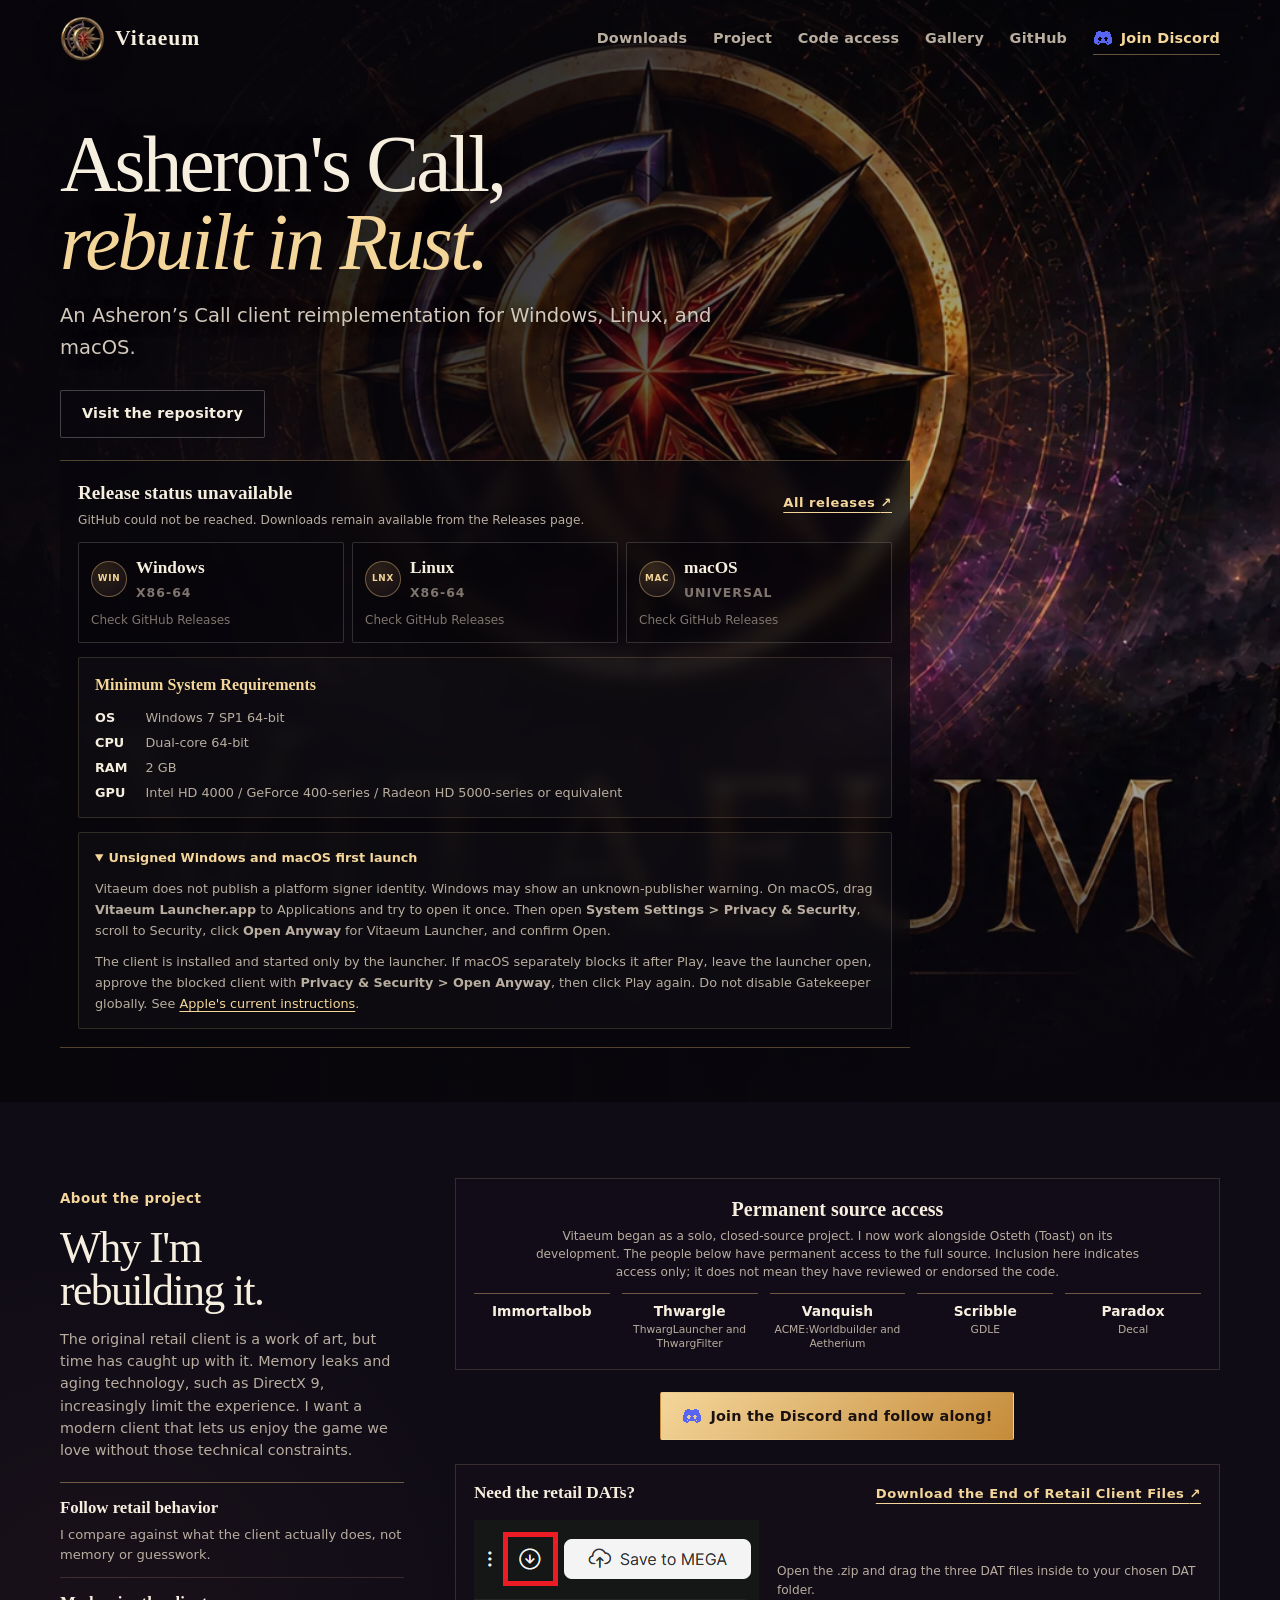
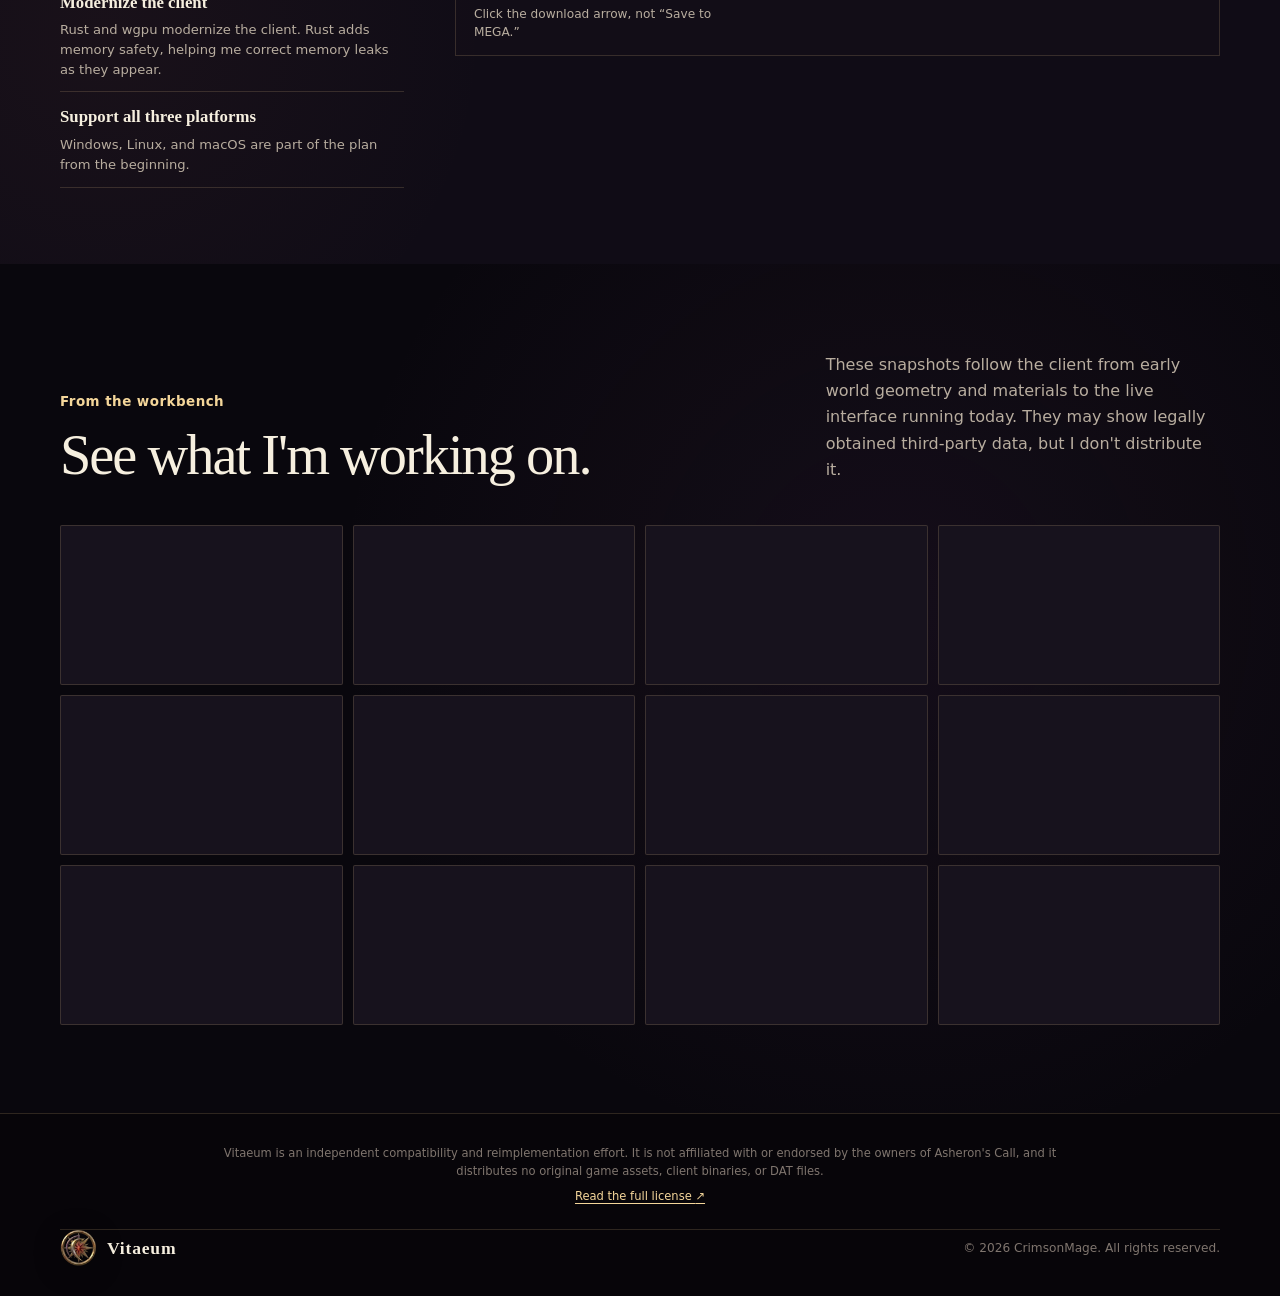
<file: docs/index.html>
<!DOCTYPE html>
<html lang="en">
  <head>
    <meta charset="utf-8">
    <meta name="viewport" content="width=device-width, initial-scale=1">
    <meta
      http-equiv="Content-Security-Policy"
      content="default-src 'self'; connect-src 'self' https://api.github.com; img-src 'self' data:; style-src 'self'; script-src 'self'; object-src 'none'; base-uri 'self'; form-action 'none'; frame-src 'none'; upgrade-insecure-requests"
    >
    <meta name="referrer" content="strict-origin-when-cross-origin">
    <meta name="theme-color" content="#100c16">
    <meta name="google-site-verification" content="g5Vi783d92NOCUjqtNnQdXstSvRWsZ0n-_yz6q8oLgg">
    <meta
      name="description"
      content="Vitaeum is a new, modern Asheron's Call client in beta for Windows and Linux x86-64 and macOS Universal, including Apple silicon (ARM64) and Intel Macs."
    >
    <meta property="og:type" content="website">
    <meta property="og:site_name" content="Vitaeum">
    <meta property="og:title" content="Vitaeum | Modern Asheron's Call Client for Mac, Linux &amp; Windows">
    <meta
      property="og:description"
      content="Vitaeum is a new, modern Asheron's Call client in beta for Windows and Linux x86-64 and macOS Universal, including Apple silicon (ARM64) and Intel Macs."
    >
    <meta
      property="og:image"
      content="https://crimsonmage.github.io/Vitaeum_AC/assets/vitaeum-thumbnail.jpg?v=3"
    >
    <meta property="og:image:width" content="1731">
    <meta property="og:image:height" content="908">
    <meta property="og:image:alt" content="The Vitaeum celestial emblem and wordmark">
    <meta property="og:url" content="https://crimsonmage.github.io/Vitaeum_AC/">
    <meta name="twitter:card" content="summary_large_image">
    <meta name="twitter:title" content="Vitaeum | Modern Asheron's Call Client for Mac, Linux &amp; Windows">
    <meta
      name="twitter:description"
      content="Vitaeum is a new, modern Asheron's Call client in beta for Windows and Linux x86-64 and macOS Universal, including Apple silicon (ARM64) and Intel Macs."
    >
    <meta
      name="twitter:image"
      content="https://crimsonmage.github.io/Vitaeum_AC/assets/vitaeum-thumbnail.jpg?v=3"
    >
    <link rel="canonical" href="https://crimsonmage.github.io/Vitaeum_AC/">
    <link rel="icon" href="assets/vitaeum.ico" sizes="any">
    <link rel="manifest" href="site.webmanifest">
    <link rel="preload" href="assets/vitaeum-splash.webp" as="image" type="image/webp" fetchpriority="high">
    <link rel="stylesheet" href="styles.css">
    <title>Vitaeum | Modern Asheron's Call Client for Mac, Linux &amp; Windows</title>
    <script type="module" src="app.mjs"></script>
  </head>
  <body>
    <a class="skip-link" href="#main-content">Skip to main content</a>

    <header class="site-header" data-site-header>
      <div class="shell header-inner">
        <a class="brand" href="#top" aria-label="Vitaeum home">
          <img src="assets/vitaeum-logo-128.webp" width="44" height="44" alt="">
          <span>Vitaeum</span>
        </a>

        <button
          class="nav-toggle"
          type="button"
          aria-expanded="false"
          aria-controls="site-navigation"
          data-nav-toggle
        >
          <span class="sr-only">Toggle navigation</span>
          <span aria-hidden="true"></span>
          <span aria-hidden="true"></span>
          <span aria-hidden="true"></span>
        </button>

        <nav id="site-navigation" class="site-nav" aria-label="Primary" data-navigation>
          <a href="#downloads">Downloads</a>
          <a href="#project">Project</a>
          <a href="#code-access">Code access</a>
          <a href="#gallery">Gallery</a>
          <a href="https://github.com/CrimsonMage/Vitaeum_AC">GitHub</a>
          <a class="nav-discord discord-link" href="https://discord.gg/VpnYCsGZr6">
            <img class="discord-mark" src="assets/discord-mark.png" width="20" height="20" alt="">
            Join Discord
          </a>
        </nav>
      </div>
    </header>

    <main id="main-content">
      <section id="top" class="hero" aria-labelledby="hero-title">
        <div class="hero-art" aria-hidden="true"></div>
        <div class="hero-vignette" aria-hidden="true"></div>
        <div class="shell hero-content">
          <h1 id="hero-title">Asheron's Call,<br><span>rebuilt in Rust.</span></h1>
          <p class="hero-summary">
            An Asheron’s Call client reimplementation for Windows, Linux, and macOS.
          </p>
          <div class="hero-actions">
            <a class="button button-secondary" href="https://github.com/CrimsonMage/Vitaeum_AC">
              Visit the repository
            </a>
          </div>

          <section id="downloads" class="hero-downloads" aria-label="Vitaeum downloads" aria-live="polite" aria-busy="true" data-release-panel>
            <div class="hero-release-heading">
              <div>
                <div class="release-title-line">
                  <h2 data-release-title>Checking for releases…</h2>
                  <span class="release-badge" data-release-badge hidden>Preview</span>
                </div>
                <p data-release-meta>Connecting to GitHub Releases.</p>
              </div>
              <a
                class="text-link"
                href="https://github.com/CrimsonMage/Vitaeum_AC/releases"
                data-release-page-link
              >
                All releases <span aria-hidden="true">↗</span>
              </a>
            </div>

            <div class="download-grid">
              <article class="download-card" data-platform-card="windows">
                <div class="download-card-heading">
                  <span class="platform-mark small" aria-hidden="true">WIN</span>
                  <div><h4>Windows</h4><p>x86-64</p></div>
                </div>
                <div class="asset-list" data-platform-assets="windows">
                  <p class="asset-state">Checking…</p>
                </div>
              </article>
              <article class="download-card" data-platform-card="linux">
                <div class="download-card-heading">
                  <span class="platform-mark small" aria-hidden="true">LNX</span>
                  <div><h4>Linux</h4><p>x86-64</p></div>
                </div>
                <div class="asset-list" data-platform-assets="linux">
                  <p class="asset-state">Checking…</p>
                </div>
              </article>
              <article class="download-card" data-platform-card="macos">
                <div class="download-card-heading">
                  <span class="platform-mark small" aria-hidden="true">MAC</span>
                  <div><h4>macOS</h4><p>Universal</p></div>
                </div>
                <div class="asset-list" data-platform-assets="macos">
                  <p class="asset-state">Checking…</p>
                </div>
              </article>
            </div>

            <section class="minimum-requirements" aria-labelledby="minimum-requirements-title">
              <h3 id="minimum-requirements-title">Minimum System Requirements</h3>
              <dl>
                <dt>OS</dt><dd>Windows 7 SP1 64-bit</dd>
                <dt>CPU</dt><dd>Dual-core 64-bit</dd>
                <dt>RAM</dt><dd>2 GB</dd>
                <dt>GPU</dt><dd>Intel HD 4000 / GeForce 400-series / Radeon HD 5000-series or equivalent</dd>
              </dl>
            </section>

            <details class="platform-instructions" open>
              <summary>Unsigned Windows and macOS first launch</summary>
              <p>
                Vitaeum does not publish a platform signer identity. Windows may show an
                unknown-publisher warning. On macOS, drag <strong>Vitaeum Launcher.app</strong> to
                Applications and try to open it once. Then open
                <strong>System Settings &gt; Privacy &amp; Security</strong>, scroll to Security, click
                <strong>Open Anyway</strong> for Vitaeum Launcher, and confirm Open.
              </p>
              <p>
                The client is installed and started only by the launcher. If macOS separately
                blocks it after Play, leave the launcher open, approve the blocked client with
                <strong>Privacy &amp; Security &gt; Open Anyway</strong>, then click Play again. Do not
                disable Gatekeeper globally. See
                <a href="https://support.apple.com/102445">Apple's current instructions</a>.
              </p>
            </details>

            <div class="other-downloads" data-other-downloads hidden>
              <h4>Other downloads</h4>
              <div class="asset-list compact" data-other-assets></div>
            </div>

            <noscript>
              <p class="noscript-note">
                JavaScript is disabled, so live release details cannot be shown.
                <a href="https://github.com/CrimsonMage/Vitaeum_AC/releases">Browse releases on GitHub.</a>
              </p>
            </noscript>
          </section>
        </div>
      </section>

      <div class="overview-section">
        <div class="shell overview-layout">
          <section id="project" class="project-compact" aria-labelledby="project-title">
            <div class="project-intro">
              <p class="eyebrow">About the project</p>
              <h2 id="project-title">Why I'm rebuilding it.</h2>
              <p>
                The original retail client is a work of art, but time has
                caught up with it. Memory leaks and aging technology, such as
                DirectX 9, increasingly limit the experience. I want a modern
                client that lets us enjoy the game we love without those
                technical constraints.
              </p>
            </div>

            <div class="project-notes" aria-label="Project priorities">
              <article>
                <h3>Follow retail behavior</h3>
                <p>I compare against what the client actually does, not memory or guesswork.</p>
              </article>
              <article>
                <h3>Modernize the client</h3>
                <p>Rust and wgpu modernize the client. Rust adds memory safety, helping me correct memory leaks as they appear.</p>
              </article>
              <article>
                <h3>Support all three platforms</h3>
                <p>Windows, Linux, and macOS are part of the plan from the beginning.</p>
              </article>
            </div>
          </section>

          <div class="support-column">
            <section id="code-access" class="access-compact" aria-labelledby="access-title">
              <div class="access-compact-heading">
                <h2 id="access-title">Permanent source access</h2>
                <p>
                  Vitaeum began as a solo, closed-source project. I now work
                  alongside Osteth (Toast) on its development. The people below
                  have permanent access to the full source. Inclusion here
                  indicates access only; it does not mean they have reviewed
                  or endorsed the code.
                </p>
              </div>
              <ul class="access-list" aria-label="People with permanent access to Vitaeum's source code">
                <li><strong>Immortalbob</strong></li>
                <li>
                  <strong>Thwargle</strong>
                  <small>ThwargLauncher and ThwargFilter</small>
                </li>
                <li>
                  <strong>Vanquish</strong>
                  <small>ACME:Worldbuilder and Aetherium</small>
                </li>
                <li>
                  <strong>Scribble</strong>
                  <small>GDLE</small>
                </li>
                <li>
                  <strong>Paradox</strong>
                  <small>Decal</small>
                </li>
              </ul>
            </section>

            <a class="button button-primary overview-discord discord-link" href="https://discord.gg/VpnYCsGZr6">
              <img class="discord-mark" src="assets/discord-mark.png" width="20" height="20" alt="">
              Join the Discord and follow along!
            </a>

            <section class="retail-dat-guide" aria-labelledby="retail-dat-title">
              <div class="retail-dat-heading">
                <h3 id="retail-dat-title">Need the retail DATs?</h3>
                <a
                  class="text-link"
                  href="https://mega.nz/file/ft0kwABA#pGwWvlVR7lm0Kazx3PeYdIfjnkTuTYPq6Ws_4p1zekQ"
                  target="_blank"
                  rel="noopener noreferrer"
                >
                  Download the End of Retail Client Files <span aria-hidden="true">↗</span>
                </a>
              </div>
              <div class="retail-dat-steps">
                <figure>
                  <img
                    src="assets/retail-dat-download.png"
                    width="285"
                    height="80"
                    alt="The Mega download arrow highlighted beside the Save to MEGA button"
                  >
                  <figcaption>Click the download arrow, not “Save to MEGA.”</figcaption>
                </figure>
                <p>Open the .zip and drag the three DAT files inside to your chosen DAT folder.</p>
              </div>
            </section>
          </div>
        </div>
      </div>

      <section id="gallery" class="section gallery-section" aria-labelledby="gallery-title">
        <div class="shell">
          <div class="section-heading split-heading">
            <div>
              <p class="eyebrow">From the workbench</p>
              <h2 id="gallery-title">See what I'm working on.</h2>
            </div>
            <p>
              These snapshots follow the client from early world geometry and
              materials to the live interface running today. They may show
              legally obtained third-party data, but I don't distribute it.
            </p>
          </div>

          <div class="gallery-grid" data-gallery-grid aria-live="polite">
            <div class="gallery-empty" data-gallery-empty>
              <div class="gallery-empty-art" aria-hidden="true">
                <span></span><span></span><span></span>
              </div>
              <div>
                <h3>Gallery coming soon</h3>
                <p>Development captures are being prepared.</p>
              </div>
            </div>
          </div>
        </div>
      </section>

    </main>

    <footer class="site-footer">
      <div id="legal" class="shell legal-note">
        <p>
          Vitaeum is an independent compatibility and reimplementation effort.
          It is not affiliated with or endorsed by the owners of Asheron's Call,
          and it distributes no original game assets, client binaries, or DAT files.
          <a href="https://github.com/CrimsonMage/Vitaeum_AC/blob/main/LICENSE.md">
            Read the full license <span aria-hidden="true">↗</span>
          </a>
        </p>
      </div>
      <div class="shell footer-inner">
        <a class="brand footer-brand" href="#top" aria-label="Vitaeum home">
          <img src="assets/vitaeum-logo-128.webp" width="36" height="36" alt="" loading="lazy">
          <span>Vitaeum</span>
        </a>
        <p>© <span data-current-year>2026</span> CrimsonMage. All rights reserved.</p>
      </div>
    </footer>

    <dialog class="gallery-dialog" data-gallery-dialog aria-label="Gallery image viewer">
      <button class="dialog-close" type="button" data-gallery-close>
        <span aria-hidden="true">×</span><span class="sr-only">Close image</span>
      </button>
      <button class="dialog-nav previous" type="button" data-gallery-previous>
        <span aria-hidden="true">‹</span><span class="sr-only">Previous image</span>
      </button>
      <figure>
        <img src="assets/vitaeum-logo-128.webp" data-gallery-dialog-image alt="">
        <figcaption data-gallery-dialog-caption hidden></figcaption>
      </figure>
      <button class="dialog-nav next" type="button" data-gallery-next>
        <span aria-hidden="true">›</span><span class="sr-only">Next image</span>
      </button>
    </dialog>
  </body>
</html>
</file>
<file: docs/styles.css>
:root {
  color-scheme: dark;
  --ink: #f6efdf;
  --ink-muted: #b8ad9f;
  --ink-faint: #7f756e;
  --night: #09070d;
  --night-soft: #100c16;
  --panel: rgba(24, 18, 30, 0.84);
  --panel-solid: #17121d;
  --line: rgba(223, 190, 135, 0.18);
  --line-bright: rgba(236, 196, 126, 0.42);
  --gold: #e3b467;
  --gold-light: #f4d69a;
  --ember: #d75b40;
  --violet: #8d6ca8;
  --shadow: 0 18px 48px rgba(0, 0, 0, 0.25);
  --shell: min(1160px, calc(100% - 40px));
  --heading: "Palatino Linotype", "Book Antiqua", Palatino, Georgia, serif;
  --body: Inter, ui-sans-serif, system-ui, -apple-system, BlinkMacSystemFont, "Segoe UI", sans-serif;
}

* {
  box-sizing: border-box;
}

html {
  scroll-behavior: smooth;
  scroll-padding-top: 88px;
  background: var(--night);
}

body {
  margin: 0;
  min-width: 320px;
  color: var(--ink);
  background:
    radial-gradient(circle at 14% 44%, rgba(114, 70, 119, 0.11), transparent 32rem),
    var(--night);
  font-family: var(--body);
  font-size: 16px;
  line-height: 1.65;
  -webkit-font-smoothing: antialiased;
}

body::before {
  position: fixed;
  inset: 0;
  z-index: -1;
  content: "";
  pointer-events: none;
  opacity: 0.22;
  background-image: url("data:image/svg+xml,%3Csvg viewBox='0 0 180 180' xmlns='http://www.w3.org/2000/svg'%3E%3Cfilter id='n'%3E%3CfeTurbulence type='fractalNoise' baseFrequency='.9' numOctaves='2' stitchTiles='stitch'/%3E%3C/filter%3E%3Crect width='100%25' height='100%25' filter='url(%23n)' opacity='.12'/%3E%3C/svg%3E");
}

img {
  display: block;
  max-width: 100%;
}

a {
  color: inherit;
}

button,
a {
  -webkit-tap-highlight-color: transparent;
}

button {
  font: inherit;
}

:focus-visible {
  outline: 3px solid var(--gold-light);
  outline-offset: 4px;
}

.shell {
  width: var(--shell);
  margin-inline: auto;
}

.sr-only {
  position: absolute;
  width: 1px;
  height: 1px;
  padding: 0;
  margin: -1px;
  overflow: hidden;
  clip: rect(0, 0, 0, 0);
  white-space: nowrap;
  border: 0;
}

.skip-link {
  position: fixed;
  top: 12px;
  left: 12px;
  z-index: 100;
  padding: 10px 16px;
  color: var(--night);
  background: var(--gold-light);
  border-radius: 8px;
  font-weight: 700;
  transform: translateY(-150%);
  transition: transform 150ms ease;
}

.skip-link:focus {
  transform: translateY(0);
}

.site-header {
  position: fixed;
  inset: 0 0 auto;
  z-index: 30;
  border-bottom: 1px solid transparent;
  transition: background-color 200ms ease, border-color 200ms ease, backdrop-filter 200ms ease;
}

.site-header.is-scrolled,
.site-header.is-open {
  background: rgba(9, 7, 13, 0.9);
  border-bottom-color: var(--line);
  backdrop-filter: blur(18px);
}

.header-inner {
  display: flex;
  min-height: 78px;
  align-items: center;
  justify-content: space-between;
  gap: 30px;
}

.brand {
  display: inline-flex;
  align-items: center;
  gap: 11px;
  color: var(--ink);
  font-family: var(--heading);
  font-size: 1.35rem;
  font-weight: 700;
  letter-spacing: 0.045em;
  text-decoration: none;
}

.brand img {
  filter: drop-shadow(0 5px 14px rgba(0, 0, 0, 0.45));
}

.site-nav {
  display: flex;
  align-items: center;
  gap: clamp(17px, 2vw, 30px);
}

.site-nav a {
  position: relative;
  color: var(--ink-muted);
  font-size: 0.9rem;
  font-weight: 600;
  letter-spacing: 0.015em;
  text-decoration: none;
  transition: color 160ms ease;
}

.site-nav a:not(.nav-discord)::after {
  position: absolute;
  right: 0;
  bottom: -7px;
  left: 0;
  height: 1px;
  content: "";
  background: var(--gold);
  transform: scaleX(0);
  transition: transform 160ms ease;
}

.site-nav a:hover,
.site-nav a:focus-visible {
  color: var(--ink);
}

.site-nav a:hover::after,
.site-nav a:focus-visible::after {
  transform: scaleX(1);
}

.site-nav .nav-discord {
  display: inline-flex;
  padding: 4px 0;
  align-items: center;
  color: var(--gold-light);
  border-bottom: 1px solid var(--line-bright);
}

.discord-link {
  gap: 8px;
}

.discord-mark {
  width: 20px;
  height: 20px;
  flex: 0 0 auto;
  image-rendering: pixelated;
}

.nav-toggle {
  display: none;
  width: 44px;
  height: 44px;
  padding: 10px;
  color: var(--ink);
  background: transparent;
  border: 1px solid var(--line);
  border-radius: 9px;
}

.nav-toggle > span[aria-hidden] {
  display: block;
  width: 100%;
  height: 1px;
  margin-block: 5px;
  background: currentColor;
  transition: transform 160ms ease, opacity 160ms ease;
}

.hero {
  position: relative;
  display: grid;
  min-height: 790px;
  overflow: hidden;
  align-items: start;
  isolation: isolate;
}

.hero-art,
.hero-vignette {
  position: absolute;
  inset: 0;
}

.hero-art {
  z-index: -3;
  background-image: url("assets/vitaeum-splash.webp");
  background-position: center 38%;
  background-size: cover;
  transform: scale(1.015);
}

.hero-vignette {
  z-index: -2;
  background:
    linear-gradient(90deg, rgba(8, 6, 11, 0.94) 0%, rgba(8, 6, 11, 0.67) 43%, rgba(8, 6, 11, 0.12) 73%),
    linear-gradient(0deg, var(--night) 0%, rgba(9, 7, 13, 0.05) 39%, rgba(9, 7, 13, 0.5) 100%);
}

.hero-content {
  padding-block: 126px 54px;
}

.eyebrow {
  display: flex;
  margin: 0 0 15px;
  align-items: center;
  gap: 9px;
  color: var(--gold-light);
  font-size: 0.84rem;
  font-weight: 700;
  letter-spacing: 0.035em;
}

.hero h1,
.section-heading h2 {
  margin: 0;
  font-family: var(--heading);
  font-weight: 500;
  letter-spacing: -0.035em;
  line-height: 0.98;
  text-wrap: balance;
}

.hero h1 {
  max-width: 720px;
  font-size: clamp(3rem, 6.2vw, 5.4rem);
  text-shadow: 0 4px 32px rgba(0, 0, 0, 0.65);
}

.hero h1 span {
  color: var(--gold-light);
  font-style: italic;
}

.hero-summary {
  max-width: 660px;
  margin: 18px 0 0;
  color: #d2c8bc;
  font-size: clamp(1rem, 1.6vw, 1.22rem);
  text-shadow: 0 2px 14px rgba(0, 0, 0, 0.8);
}

.hero-actions {
  display: flex;
  margin-top: 26px;
  flex-wrap: wrap;
  gap: 13px;
}

.hero-downloads {
  max-width: 850px;
  padding: 16px 18px 18px;
  margin-top: 22px;
  background: rgba(9, 7, 13, 0.74);
  border-block: 1px solid rgba(236, 196, 126, 0.32);
  backdrop-filter: blur(8px);
}

.hero-release-heading {
  display: flex;
  align-items: center;
  justify-content: space-between;
  gap: 24px;
}

.hero-release-heading > .text-link {
  white-space: nowrap;
}

.hero-release-heading .release-title-line {
  margin-top: 0;
}

.hero-release-heading h2 {
  margin: 0;
  font-family: var(--heading);
  font-size: 1.2rem;
  font-weight: 700;
}

.hero-release-heading p {
  margin: 1px 0 0;
  color: var(--ink-muted);
  font-size: 0.76rem;
}

.hero-downloads .download-grid {
  margin-top: 12px;
  gap: 8px;
}

.hero-downloads .download-card {
  padding: 11px 12px;
  background: rgba(7, 5, 10, 0.28);
  border-color: rgba(255, 255, 255, 0.16);
}

.hero-downloads .download-card-heading {
  gap: 9px;
}

.hero-downloads .platform-mark.small {
  width: 36px;
  height: 36px;
}

.hero-downloads .download-card h4 {
  font-size: 1.08rem;
}

.hero-downloads .asset-list {
  margin-top: 7px;
}

.button {
  display: inline-flex;
  min-height: 48px;
  padding: 11px 21px;
  align-items: center;
  justify-content: center;
  border: 1px solid transparent;
  border-radius: 2px;
  font-size: 0.9rem;
  font-weight: 700;
  letter-spacing: 0.015em;
  text-decoration: none;
  transition: transform 160ms ease, background-color 160ms ease, border-color 160ms ease;
}

.button:hover {
  transform: translateY(-2px);
}

.button-primary {
  color: #1a1110;
  background: linear-gradient(135deg, var(--gold-light), #c58b3a);
}

.button-primary:hover {
  background: linear-gradient(135deg, #ffe5aa, #d59b46);
}

.button-secondary {
  color: var(--ink);
  background: rgba(12, 9, 15, 0.48);
  border-color: rgba(255, 255, 255, 0.24);
  backdrop-filter: blur(8px);
}

.button-secondary:hover {
  border-color: var(--line-bright);
}

.section {
  position: relative;
  padding-block: clamp(76px, 9vw, 116px);
}

.section-heading h2,
.project-intro h2 {
  font-size: clamp(2.35rem, 4.4vw, 4rem);
}

.split-heading {
  display: grid;
  align-items: end;
  grid-template-columns: minmax(0, 1.2fr) minmax(280px, 0.7fr);
  gap: clamp(35px, 7vw, 100px);
}

.split-heading > p {
  margin: 0;
  color: var(--ink-muted);
}

.overview-section {
  padding-block: clamp(52px, 6vw, 76px);
  background:
    radial-gradient(circle at 8% 70%, rgba(147, 83, 71, 0.07), transparent 24rem),
    var(--night-soft);
}

.overview-layout {
  display: grid;
  grid-template-columns: minmax(250px, 0.62fr) minmax(0, 1.38fr);
  align-items: start;
  gap: clamp(28px, 4vw, 52px);
}

.project-compact {
  padding-top: 10px;
}

.project-intro h2 {
  max-width: 390px;
  margin: 0;
  font-family: var(--heading);
  font-size: clamp(2.2rem, 3.4vw, 3.15rem);
  font-weight: 500;
  letter-spacing: -0.035em;
  line-height: 1;
  text-wrap: balance;
}

.project-intro > p:last-child {
  max-width: 390px;
  margin: 15px 0 0;
  color: var(--ink-muted);
  font-size: 0.9rem;
  line-height: 1.55;
}

.project-notes {
  margin-top: 20px;
  border-top: 1px solid var(--line-bright);
}

.project-notes article {
  padding: 11px 0 12px;
  border-bottom: 1px solid var(--line);
}

.project-notes h3 {
  margin: 0 0 4px;
  font-family: var(--heading);
  font-size: 1.05rem;
  font-weight: 600;
}

.project-notes p {
  margin: 0;
  color: var(--ink-muted);
  font-size: 0.82rem;
  line-height: 1.5;
}

.support-column {
  display: flex;
  min-width: 0;
  align-items: center;
  flex-direction: column;
}

.access-compact {
  width: 100%;
  padding: 18px;
  margin: 0;
  background: rgba(20, 15, 25, 0.38);
  border: 1px solid var(--line);
}

.access-compact-heading {
  text-align: center;
}

.access-compact-heading h2 {
  margin: 0;
  font-family: var(--heading);
  font-size: 1.25rem;
  font-weight: 700;
  line-height: 1.2;
}

.access-compact-heading p {
  max-width: 610px;
  margin: 7px auto 0;
  color: var(--ink-muted);
  font-size: 0.76rem;
  line-height: 1.45;
}

.access-list {
  display: grid;
  padding: 0;
  margin: 12px 0 0;
  grid-template-columns: repeat(5, minmax(0, 1fr));
  gap: 12px;
  list-style: none;
}

.access-list li {
  display: flex;
  min-width: 0;
  padding-top: 9px;
  align-items: center;
  flex-direction: column;
  gap: 2px;
  border-top: 1px solid var(--line-bright);
  text-align: center;
}

.access-list strong {
  color: var(--ink);
  font-size: 0.86rem;
  line-height: 1.25;
}

.access-list small {
  color: var(--ink-muted);
  font-size: 0.67rem;
  line-height: 1.35;
}

.overview-discord {
  display: flex;
  width: fit-content;
  margin: 22px auto 0;
}

.support-column .retail-dat-guide {
  width: 100%;
  margin-top: 24px;
}

.platform-mark {
  display: inline-grid;
  width: 52px;
  height: 52px;
  flex: 0 0 auto;
  place-items: center;
  color: var(--gold-light);
  background: radial-gradient(circle at 35% 30%, rgba(214, 164, 88, 0.18), rgba(72, 45, 78, 0.16));
  border: 1px solid var(--line-bright);
  border-radius: 50%;
  font-size: 0.63rem;
  font-weight: 900;
  letter-spacing: 0.08em;
}

.platform-mark.small {
  width: 43px;
  height: 43px;
  font-size: 0.55rem;
}

.download-card h4 {
  margin: 0;
  font-family: var(--heading);
  font-size: 1.34rem;
  font-weight: 600;
}

.download-card-heading p {
  margin: 1px 0 0;
  color: var(--ink-faint);
  font-size: 0.78rem;
  font-weight: 700;
  letter-spacing: 0.08em;
  text-transform: uppercase;
}

.release-title-line {
  display: flex;
  margin-top: 12px;
  align-items: center;
  flex-wrap: wrap;
  gap: 11px;
}

.release-badge {
  padding: 4px 8px;
  color: var(--gold-light);
  background: rgba(205, 143, 70, 0.12);
  border: 1px solid var(--line-bright);
  border-radius: 2px;
  font-size: 0.65rem;
  font-weight: 900;
  letter-spacing: 0.08em;
  text-transform: uppercase;
}

.text-link {
  color: var(--gold-light);
  font-size: 0.82rem;
  font-weight: 800;
  letter-spacing: 0.04em;
  text-underline-offset: 5px;
}

.download-grid {
  display: grid;
  margin-top: 18px;
  grid-template-columns: repeat(3, minmax(0, 1fr));
  gap: 14px;
}

.download-card {
  min-width: 0;
  padding: 17px;
  background: transparent;
  border: 1px solid var(--line);
  border-radius: 2px;
}

.download-card.has-assets {
  border-color: var(--line-bright);
}

.download-card-heading {
  display: flex;
  align-items: center;
  gap: 13px;
}

.asset-list {
  display: grid;
  margin-top: 12px;
  gap: 8px;
}

.asset-link {
  display: flex;
  min-width: 0;
  padding: 10px 12px;
  align-items: center;
  justify-content: space-between;
  gap: 12px;
  color: var(--ink);
  background: rgba(255, 255, 255, 0.035);
  border: 1px solid transparent;
  border-radius: 2px;
  font-size: 0.78rem;
  text-decoration: none;
  transition: border-color 150ms ease, background-color 150ms ease;
}

.asset-link:hover {
  background: rgba(255, 255, 255, 0.06);
  border-color: var(--line-bright);
}

.asset-name {
  overflow: hidden;
  font-weight: 700;
  text-overflow: ellipsis;
  white-space: nowrap;
}

.asset-size,
.asset-state {
  color: var(--ink-faint);
  font-size: 0.75rem;
}

.asset-state {
  margin: 0;
}

.minimum-requirements {
  padding: 14px 16px;
  margin-top: 14px;
  background: rgba(255, 255, 255, 0.025);
  border: 1px solid var(--line);
  border-radius: 2px;
}

.minimum-requirements h3 {
  margin: 0;
  color: var(--gold-light);
  font-family: var(--heading);
  font-size: 1rem;
}

.minimum-requirements dl {
  display: grid;
  margin: 10px 0 0;
  grid-template-columns: max-content minmax(0, 1fr);
  column-gap: 18px;
  row-gap: 6px;
  font-size: 0.8rem;
  line-height: 1.5;
}

.minimum-requirements dt {
  color: var(--ink);
  font-weight: 800;
}

.minimum-requirements dd {
  margin: 0;
  color: var(--ink-muted);
}

.platform-instructions {
  padding: 14px 16px;
  margin-top: 14px;
  color: var(--ink-muted);
  background: rgba(255, 255, 255, 0.025);
  border: 1px solid var(--line);
  border-radius: 2px;
  font-size: 0.8rem;
  line-height: 1.65;
}

.platform-instructions summary {
  color: var(--gold-light);
  cursor: pointer;
  font-weight: 800;
}

.platform-instructions p {
  margin: 10px 0 0;
}

.platform-instructions a {
  color: var(--gold-light);
  text-underline-offset: 3px;
}

.other-downloads {
  padding-top: 24px;
  margin-top: 24px;
  border-top: 1px solid var(--line);
}

.other-downloads h4 {
  margin: 0;
  font-family: var(--heading);
  font-size: 1.15rem;
}

.asset-list.compact {
  display: flex;
  margin-top: 12px;
  flex-wrap: wrap;
}

.asset-list.compact .asset-link {
  max-width: 100%;
}

.noscript-note {
  padding: 15px;
  margin: 22px 0 0;
  color: var(--ink-muted);
  background: rgba(215, 91, 64, 0.08);
  border: 1px solid rgba(215, 91, 64, 0.2);
  border-radius: 8px;
}

.retail-dat-guide {
  padding: 14px 18px;
  margin-top: 10px;
  background: rgba(20, 15, 25, 0.55);
  border: 1px solid var(--line);
}

.retail-dat-heading {
  display: grid;
  grid-template-columns: auto minmax(0, 1fr);
  align-items: baseline;
  gap: 18px;
}

.retail-dat-heading h3 {
  margin: 0;
  font-family: var(--heading);
  font-size: 1.08rem;
  font-weight: 700;
}

.retail-dat-heading .text-link {
  justify-self: end;
  text-align: right;
}

.retail-dat-steps {
  display: grid;
  margin-top: 12px;
  grid-template-columns: minmax(200px, 285px) minmax(180px, 1fr);
  align-items: center;
  gap: 18px;
}

.retail-dat-steps figure {
  margin: 0;
}

.retail-dat-steps img {
  width: 285px;
  max-width: 100%;
  height: auto;
}

.retail-dat-steps figcaption,
.retail-dat-steps p {
  margin: 0;
  color: var(--ink-muted);
  font-size: 0.76rem;
  line-height: 1.5;
}

.retail-dat-steps figcaption {
  margin-top: 5px;
}

.gallery-section {
  padding-block: clamp(58px, 7vw, 88px);
  background:
    radial-gradient(circle at 70% 40%, rgba(126, 71, 134, 0.1), transparent 35rem),
    var(--night);
}

.gallery-grid {
  display: grid;
  margin-top: clamp(28px, 4vw, 42px);
  grid-template-columns: repeat(4, minmax(0, 1fr));
  gap: 10px;
}

.gallery-empty {
  display: grid;
  min-height: 320px;
  padding: clamp(24px, 5vw, 58px);
  grid-column: 1 / -1;
  grid-template-columns: minmax(220px, 0.7fr) minmax(280px, 1fr);
  align-items: center;
  gap: clamp(35px, 7vw, 90px);
  background: rgba(255, 255, 255, 0.018);
  border: 1px solid var(--line);
  border-radius: 15px;
}

.gallery-empty-art {
  position: relative;
  display: grid;
  min-height: 190px;
  place-items: center;
}

.gallery-empty-art::before,
.gallery-empty-art::after,
.gallery-empty-art span {
  position: absolute;
  content: "";
  border: 1px solid var(--line-bright);
  transform: rotate(45deg);
}

.gallery-empty-art::before {
  width: 145px;
  height: 145px;
  opacity: 0.32;
}

.gallery-empty-art::after {
  width: 92px;
  height: 92px;
  border-color: var(--gold);
  opacity: 0.55;
}

.gallery-empty-art span:nth-child(1) {
  width: 34px;
  height: 34px;
  background: rgba(219, 151, 66, 0.16);
  border-color: var(--gold-light);
  box-shadow: 0 0 38px rgba(215, 91, 64, 0.28);
}

.gallery-empty-art span:nth-child(2) {
  width: 175px;
  height: 1px;
  transform: rotate(0deg);
}

.gallery-empty-art span:nth-child(3) {
  width: 1px;
  height: 175px;
  transform: rotate(0deg);
}

.gallery-empty h3 {
  margin: 0;
  font-family: var(--heading);
  font-size: clamp(1.8rem, 4vw, 3rem);
  font-weight: 500;
}

.gallery-empty p {
  margin: 8px 0 0;
  color: var(--ink-muted);
}

.gallery-item {
  position: relative;
  display: block;
  padding: 0;
  overflow: hidden;
  color: var(--ink);
  background: var(--panel-solid);
  border: 1px solid var(--line);
  border-radius: 2px;
  cursor: zoom-in;
  text-align: left;
  transition: z-index 180ms step-start, border-color 180ms ease, box-shadow 180ms ease, transform 180ms ease;
}

.gallery-item:hover,
.gallery-item:focus-visible {
  z-index: 2;
  border-color: var(--line-bright);
  box-shadow: 0 16px 38px rgba(0, 0, 0, 0.45);
  transform: scale(1.055);
}

.gallery-item img {
  width: 100%;
  aspect-ratio: 16 / 9;
  object-fit: cover;
  transition: transform 240ms ease, filter 240ms ease;
}

.gallery-item:hover img {
  filter: brightness(1.1);
  transform: scale(1.035);
}

.gallery-dialog {
  width: min(1100px, calc(100% - 32px));
  max-height: calc(100svh - 32px);
  padding: 0;
  overflow: visible;
  color: var(--ink);
  background: #0a080d;
  border: 1px solid var(--line-bright);
  border-radius: 12px;
  box-shadow: var(--shadow);
}

.gallery-dialog::backdrop {
  background: rgba(3, 2, 5, 0.88);
  backdrop-filter: blur(9px);
}

.gallery-dialog figure {
  margin: 0;
}

.gallery-dialog img {
  width: 100%;
  max-height: calc(100svh - 34px);
  object-fit: contain;
  border-radius: 11px;
}

.gallery-dialog figure:has(figcaption:not([hidden])) img {
  max-height: calc(100svh - 110px);
  border-radius: 11px 11px 0 0;
}

.gallery-dialog figcaption {
  padding: 12px 18px 14px;
  color: var(--ink-muted);
  font-size: 0.92rem;
  line-height: 1.45;
}

.dialog-close,
.dialog-nav {
  position: absolute;
  z-index: 2;
  display: grid;
  place-items: center;
  color: var(--ink);
  background: rgba(8, 6, 11, 0.82);
  border: 1px solid var(--line-bright);
  border-radius: 50%;
  cursor: pointer;
}

.dialog-close {
  top: 12px;
  right: 12px;
  width: 42px;
  height: 42px;
  font-size: 1.8rem;
}

.dialog-nav {
  top: 50%;
  width: 46px;
  height: 46px;
  font-size: 2.2rem;
  transform: translateY(-50%);
}

.dialog-nav.previous {
  left: 12px;
}

.dialog-nav.next {
  right: 12px;
}

.site-footer {
  padding-block: 30px;
  background: #070509;
  border-top: 1px solid var(--line);
}

.legal-note {
  padding-bottom: 24px;
  border-bottom: 1px solid var(--line);
}

.legal-note p {
  max-width: 880px;
  margin: 0 auto;
  color: var(--ink-faint);
  font-size: 0.72rem;
  line-height: 1.6;
  text-align: center;
}

.legal-note a {
  display: block;
  width: fit-content;
  margin: 6px auto 0;
  color: var(--gold-light);
  text-underline-offset: 3px;
}

.footer-inner {
  display: flex;
  align-items: center;
  justify-content: space-between;
  gap: 30px;
}

.footer-brand {
  font-size: 1.1rem;
}

.footer-inner p {
  margin: 0;
  color: var(--ink-faint);
  font-size: 0.76rem;
}

.footer-inner p a {
  color: var(--gold-light);
  text-underline-offset: 4px;
}

.error-page {
  display: grid;
  width: min(680px, calc(100% - 40px));
  min-height: 100svh;
  padding-block: 60px;
  margin-inline: auto;
  place-content: center;
  justify-items: center;
  text-align: center;
}

.error-page img {
  margin-bottom: 24px;
  filter: drop-shadow(0 15px 34px rgba(0, 0, 0, 0.45));
}

.error-page .eyebrow {
  justify-content: center;
}

.error-page h1 {
  margin: 0;
  font-family: var(--heading);
  font-size: clamp(2.8rem, 10vw, 5.2rem);
  font-weight: 500;
  letter-spacing: -0.035em;
  line-height: 1;
}

.error-page > p:not(.eyebrow) {
  margin: 20px 0 30px;
  color: var(--ink-muted);
}

@media (max-width: 900px) {
  .nav-toggle {
    display: block;
  }

  .site-nav {
    position: absolute;
    top: calc(100% + 1px);
    right: 0;
    left: 0;
    display: none;
    padding: 22px max(20px, calc((100% - 1160px) / 2));
    align-items: stretch;
    flex-direction: column;
    gap: 0;
    background: rgba(9, 7, 13, 0.97);
    border-bottom: 1px solid var(--line);
    box-shadow: var(--shadow);
  }

  .site-header.is-open .site-nav {
    display: flex;
  }

  .site-nav a {
    padding: 13px 0;
  }

  .site-nav .nav-discord {
    padding-inline: 13px;
    margin-top: 8px;
    justify-content: center;
    text-align: center;
  }

  .site-header.is-open .nav-toggle > span[aria-hidden]:nth-of-type(1) {
    transform: translateY(6px) rotate(45deg);
  }

  .site-header.is-open .nav-toggle > span[aria-hidden]:nth-of-type(2) {
    opacity: 0;
  }

  .site-header.is-open .nav-toggle > span[aria-hidden]:nth-of-type(3) {
    transform: translateY(-6px) rotate(-45deg);
  }

  .hero-art {
    background-position: 62% center;
  }

  .hero-vignette {
    background:
      linear-gradient(90deg, rgba(8, 6, 11, 0.92), rgba(8, 6, 11, 0.4) 80%),
      linear-gradient(0deg, var(--night), transparent 60%, rgba(9, 7, 13, 0.45));
  }

  .split-heading,
  .overview-layout {
    grid-template-columns: 1fr;
    gap: 28px;
  }

  .gallery-empty {
    grid-template-columns: 1fr;
    text-align: center;
  }

  .gallery-grid {
    grid-template-columns: repeat(3, minmax(0, 1fr));
  }

  .footer-inner {
    align-items: flex-start;
    flex-direction: column;
    gap: 12px;
  }
}

@media (max-width: 620px) {
  :root {
    --shell: min(100% - 28px, 1160px);
  }

  .header-inner {
    min-height: 68px;
  }

  .hero {
    min-height: 600px;
  }

  .hero-content {
    padding-block: 112px 48px;
  }

  .hero h1 {
    font-size: clamp(3rem, 15vw, 4.4rem);
  }

  .hero-actions,
  .hero-actions .button {
    width: 100%;
  }

  .section-heading h2,
  .project-intro h2 {
    font-size: clamp(2.5rem, 13vw, 3.5rem);
  }

  .project-intro h2 {
    max-width: 430px;
    font-size: clamp(2.3rem, 11vw, 3.2rem);
  }

  .hero-release-heading {
    position: relative;
    display: block;
    padding-right: 105px;
  }

  .hero-release-heading > .text-link {
    position: absolute;
    top: 5px;
    right: 0;
  }

  .gallery-grid {
    grid-template-columns: repeat(2, minmax(0, 1fr));
  }

  .download-grid {
    grid-template-columns: 1fr;
  }

  .download-card {
    display: grid;
    padding: 14px;
    grid-template-columns: minmax(0, 1fr) auto;
    align-items: center;
    gap: 12px;
  }

  .download-card .asset-list {
    max-width: 110px;
    margin-top: 0;
    justify-items: end;
    text-align: right;
  }

  .download-card.has-assets {
    grid-template-columns: 1fr;
  }

  .download-card.has-assets .asset-list {
    max-width: none;
    margin-top: 2px;
    justify-items: stretch;
    text-align: left;
  }

  .access-compact-heading {
    grid-template-columns: 1fr;
    gap: 5px;
  }

  .access-list {
    grid-template-columns: repeat(2, minmax(0, 1fr));
  }

  .retail-dat-heading,
  .retail-dat-steps {
    grid-template-columns: 1fr;
    gap: 8px;
  }

  .retail-dat-heading .text-link {
    justify-self: start;
    text-align: left;
  }

  .gallery-empty {
    min-height: 390px;
    padding-inline: 20px;
  }

  .dialog-nav {
    top: auto;
    bottom: 68px;
    transform: none;
  }
}

@media (prefers-reduced-motion: reduce) {
  *,
  *::before,
  *::after {
    scroll-behavior: auto !important;
    transition-duration: 0.01ms !important;
    animation-duration: 0.01ms !important;
    animation-iteration-count: 1 !important;
  }
}
</file>
